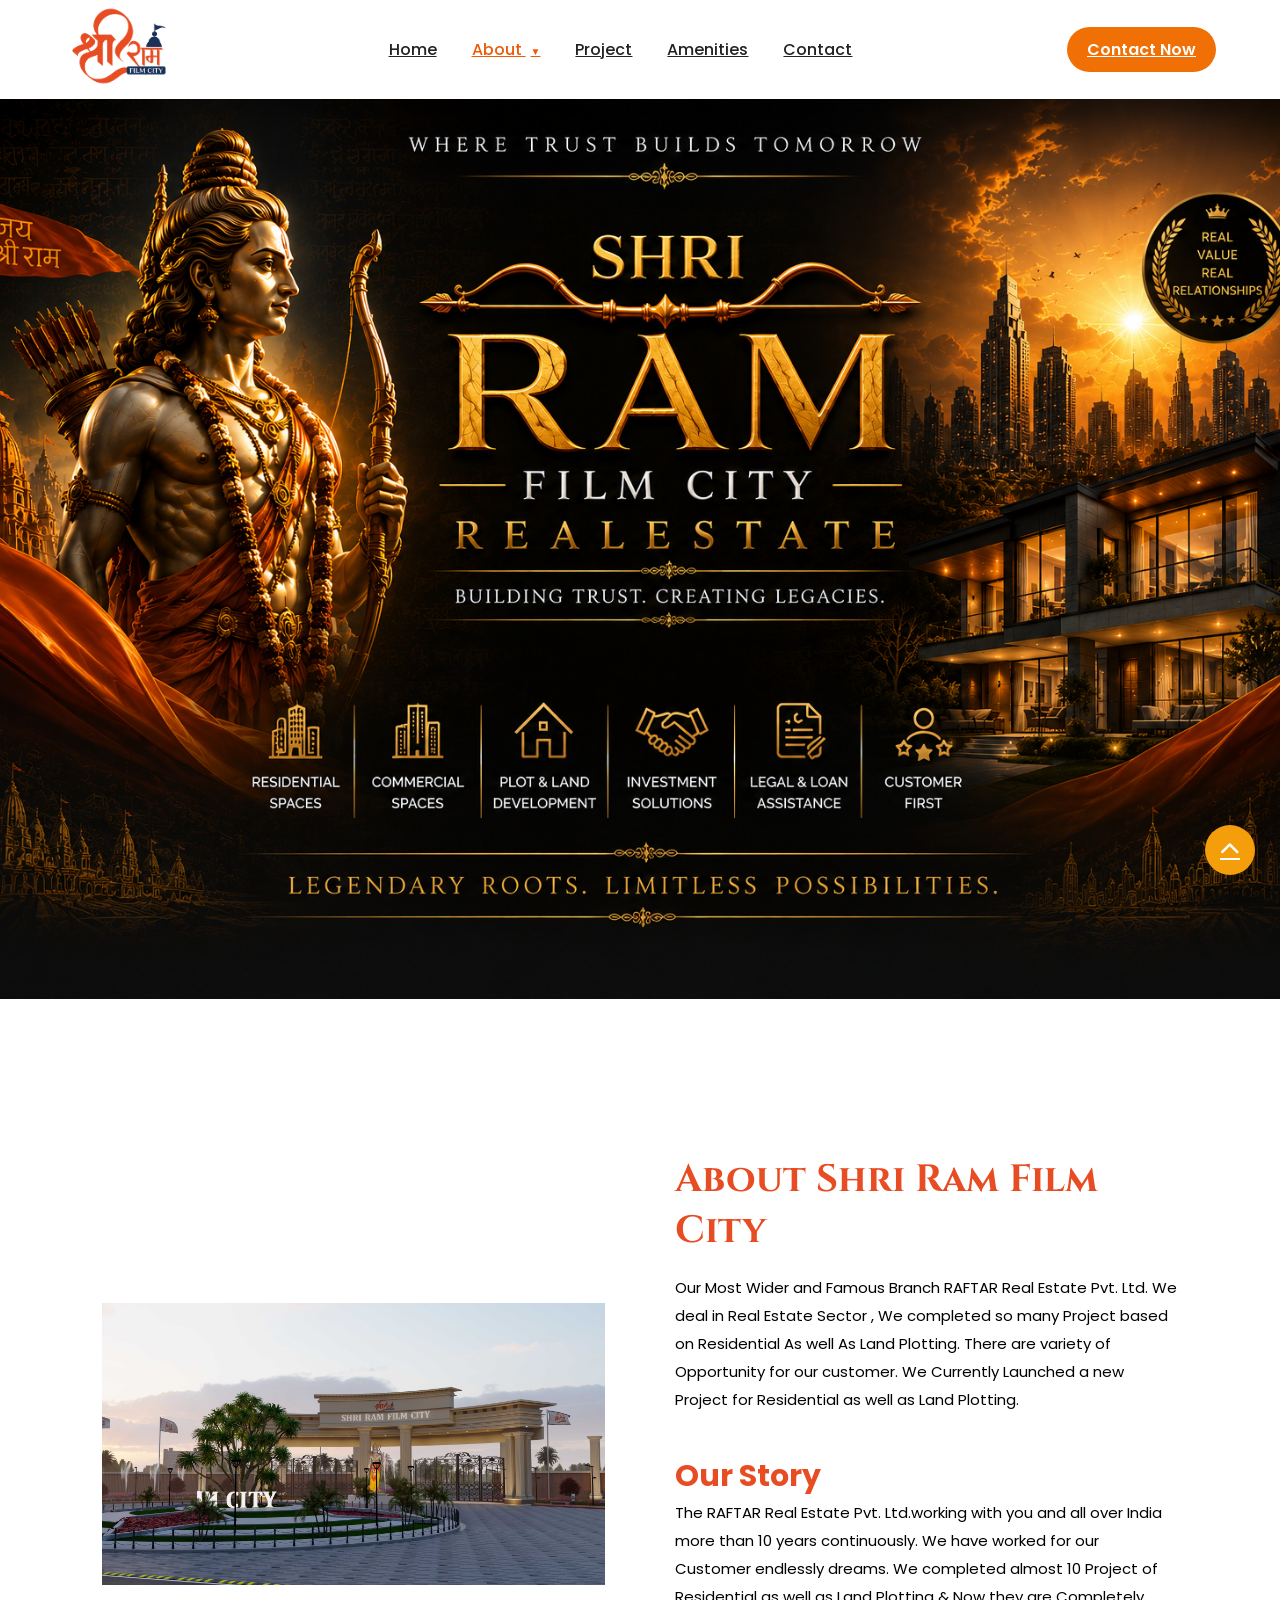
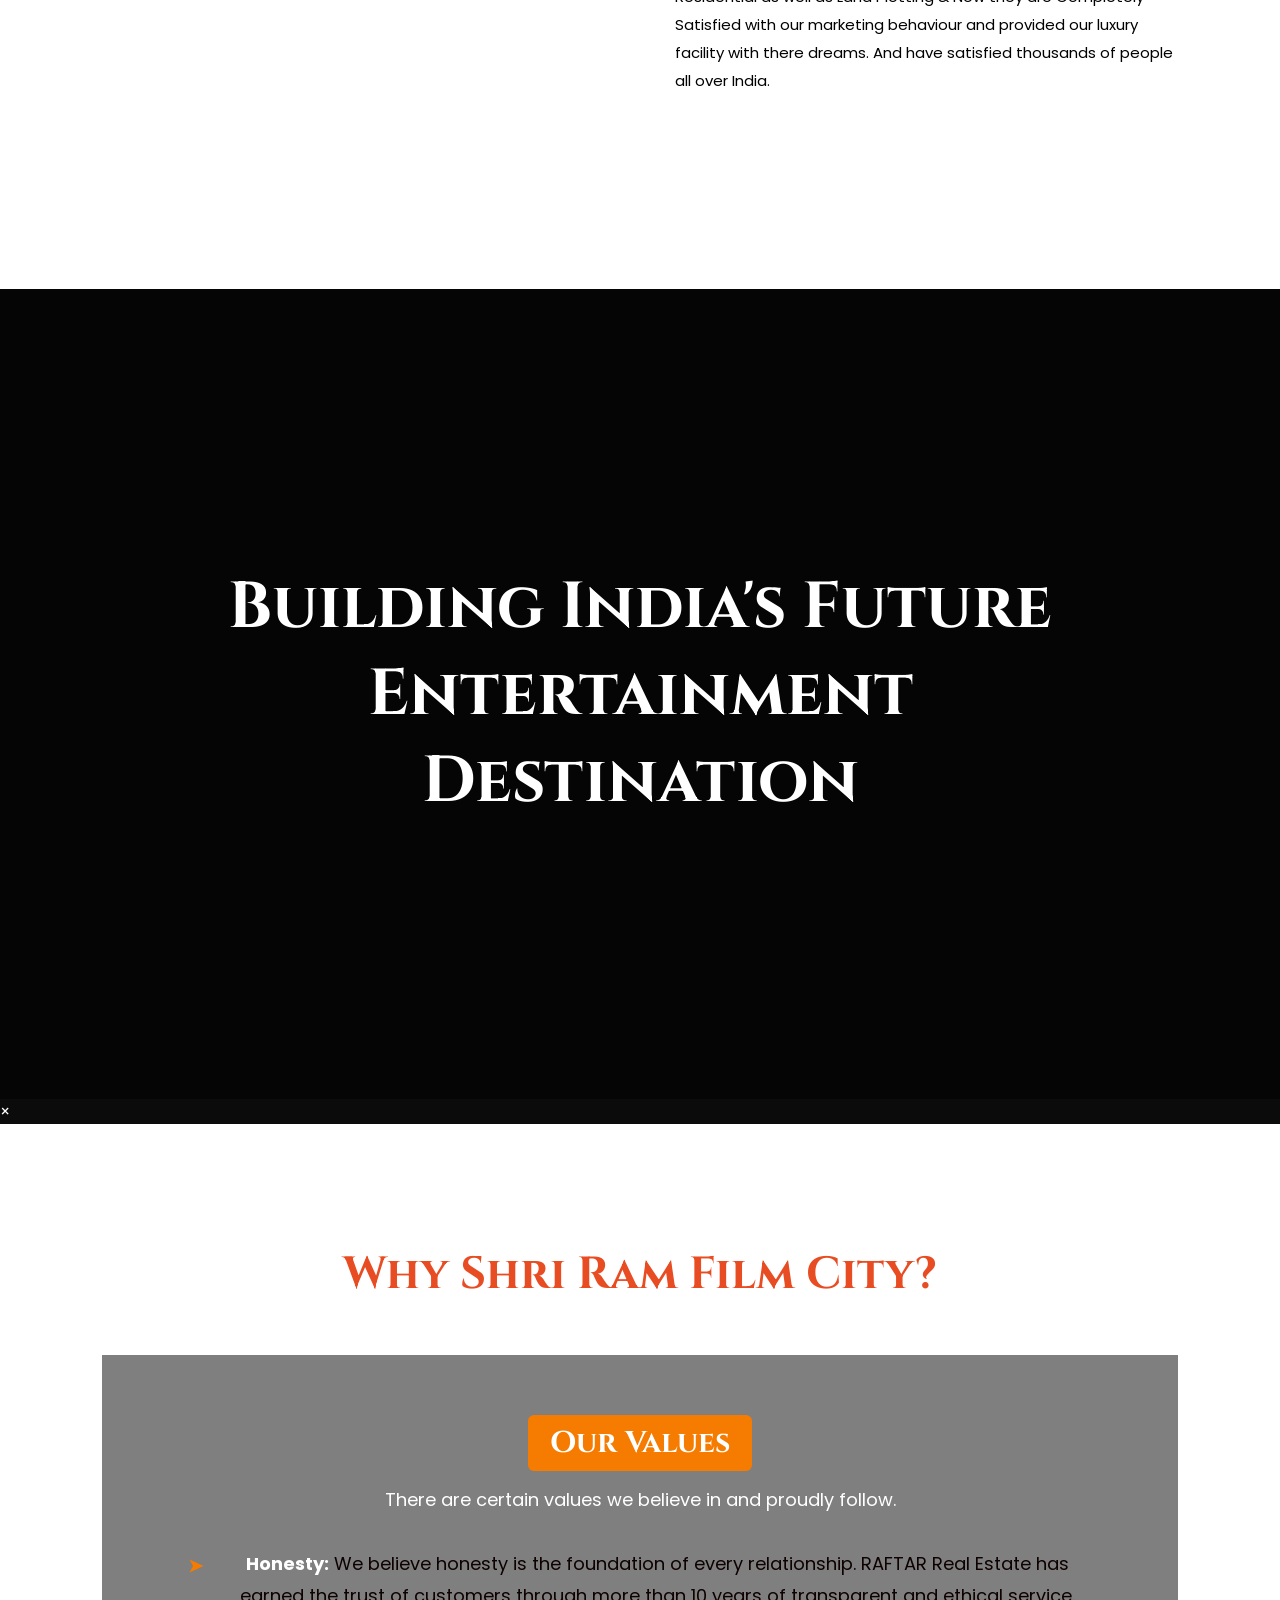
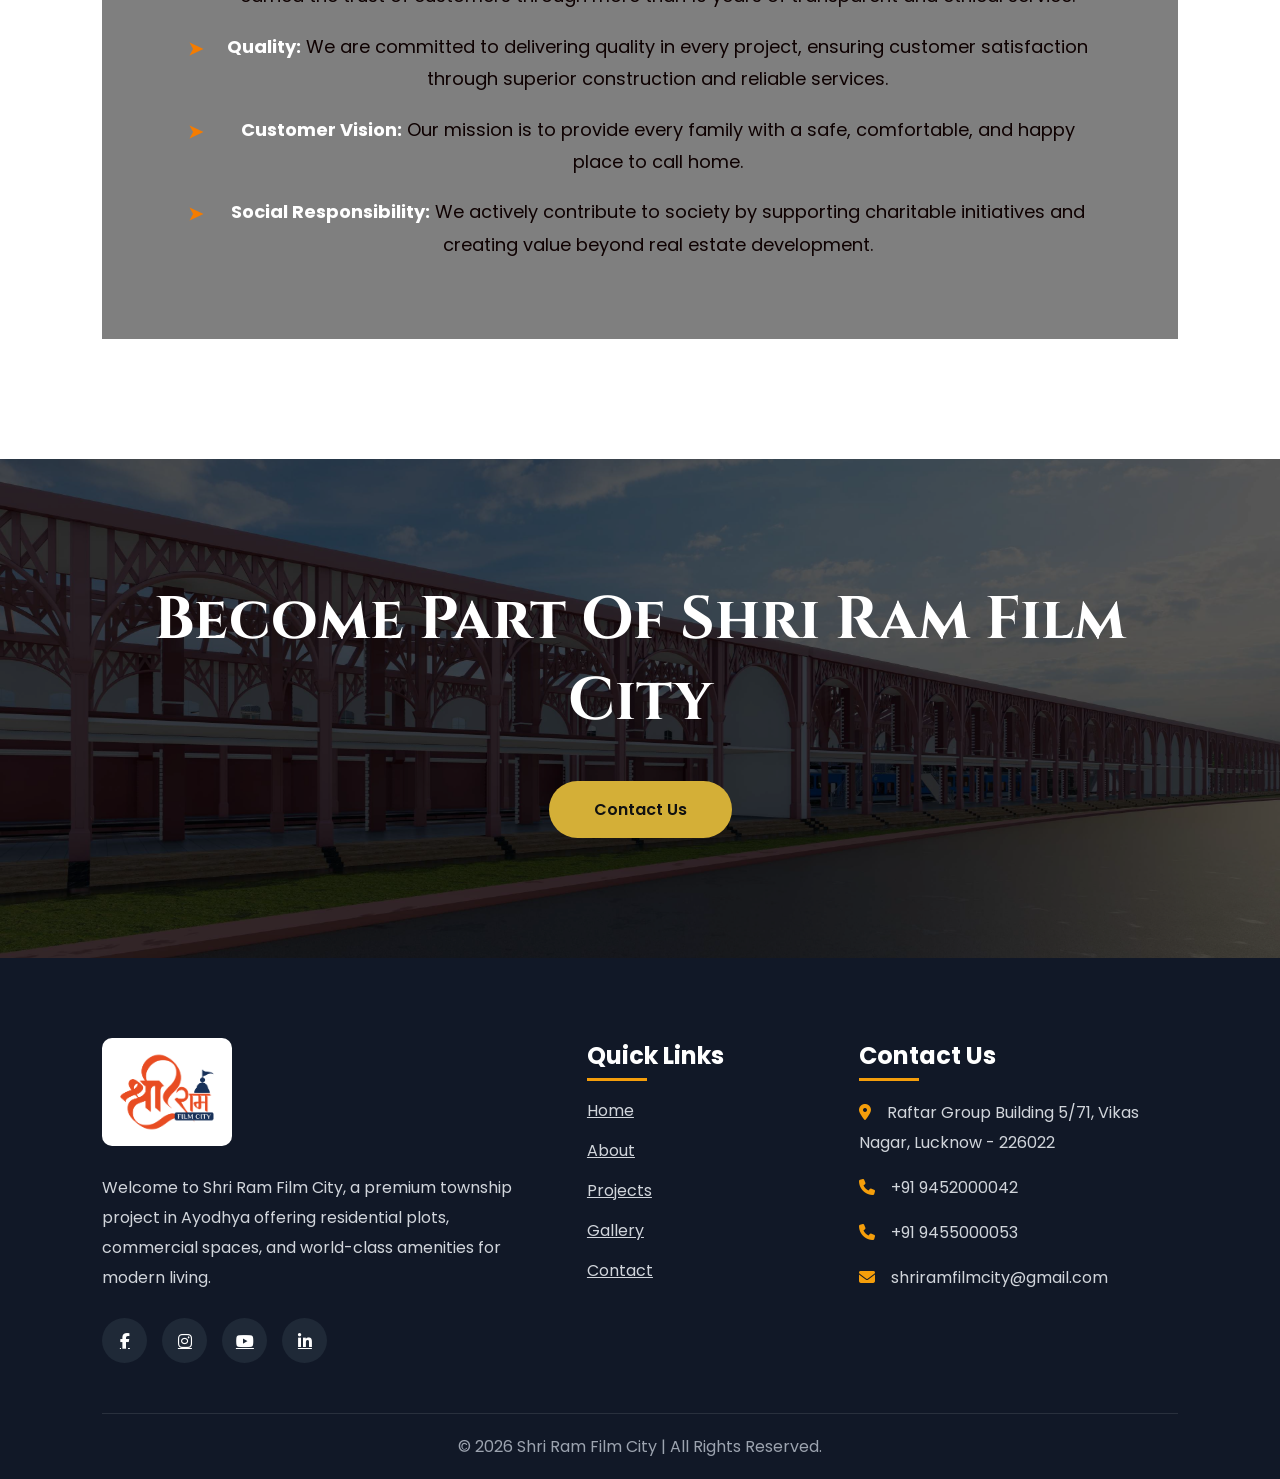
<file: about.html>
<!DOCTYPE html>
<html lang="en">

<head>

    <meta charset="UTF-8">
    <meta name="viewport" content="width=device-width, initial-scale=1.0">

    <title>About | Shri Ram Film City</title>

    <link rel="stylesheet" href="css/about.css">

    <link rel="preconnect" href="https://fonts.googleapis.com">
    <link rel="preconnect" href="https://fonts.gstatic.com" crossorigin>

    <link href="https://fonts.googleapis.com/css2?family=Cinzel:wght@400;500;600;700&family=Poppins:wght@300;400;500;600&display=swap" rel="stylesheet">
     <link rel="preconnect" href="https://fonts.googleapis.com">
<link rel="preconnect" href="https://fonts.gstatic.com" crossorigin>

<link href="https://fonts.googleapis.com/css2?family=Outfit:wght@300;400;500;600;700;800&display=swap" rel="stylesheet">
<link rel="stylesheet" href="https://cdnjs.cloudflare.com/ajax/libs/font-awesome/6.7.2/css/all.min.css">

</head>

<body>
    
<header class="header">

    <nav class="navbar">

        <!-- Logo -->

        <a href="index.html" class="logo">

            <img src="images/logo.png" alt="Shri Ram Film City">

        </a>

        <!-- Navigation -->

        <ul class="nav-links">

           <li><a href="index.html" >Home</a></li>

           <li class="dropdown">

              <a href="javascript:void(0);" class="dropdown-toggle active">
                  About <span>▼</span>
              </a>

              <ul class="dropdown-menu">

                  <li><a href="about.html">About Us</a></li>
          
                 <li><a href="overview.html">Company Overview</a></li>

              </ul>

          </li>

            <li><a href="Project.html">Project</a></li>

            <li><a href="Aminities.html">Amenities</a></li>

            <li><a href="contact.html">Contact</a></li>

        </ul>

        <!-- Book Button -->

        <a href="booking.html" class="book-btn">

            Contact Now

        </a>

        <!-- Mobile Menu -->

        <div class="menu-btn">

            ☰

        </div>

    </nav>

</header>


    <!-- HERO -->

    <section class="about-hero">

        <div class="overlay"></div>

        <div class="hero-content">

        </div>

    </section>


    <!-- ABOUT -->

    <section class="about">

        <div class="left">

            <img src="images/img2.jpg" alt="">

        </div>

      <div class="right">

        <h2>About Shri Ram Film City</h2>

           <p>
            Our Most Wider and Famous Branch RAFTAR Real Estate Pvt. Ltd. We deal in Real Estate Sector , We completed so many Project based on Residential As well As Land Plotting. There are variety of Opportunity for our customer. We Currently Launched a new Project for Residential as well as Land Plotting.
            </p>
             <h3>Our Story</h3>

            <p>
           The RAFTAR Real Estate Pvt. Ltd.working with you and all over India more than 10 years continuously. We have worked for our Customer endlessly dreams. We completed almost 10 Project of Residential as well as Land Plotting & Now they are Completely Satisfied with our marketing behaviour and provided our luxury facility with there dreams. And have satisfied thousands of people all over India.
            </p>

</div>

    </section>


    <!-- PARALLAX -->

    <section class="parallax">

        <div class="content">

            <h2>Building India's Future Entertainment Destination</h2>

        </div>

    </section>


    <!-- IMAGE GRID -->


<!-- Lightbox -->
<div id="lightbox" class="lightbox" onclick="closeImage()">
    <span class="close">&times;</span>
    <img id="lightbox-img">
</div>


    <!-- WHY -->

    <section class="why">

        <h2>Why Shri Ram Film City?</h2>

        <section class="values">

    <h2>Our Values</h2>

    <p class="subtitle">
        There are certain values we believe in and proudly follow.
    </p>

    <ul class="values-list">

        <li>
            <strong>Honesty:</strong> We believe honesty is the foundation of every relationship. RAFTAR Real Estate has earned the trust of customers through more than 10 years of transparent and ethical service.
        </li>

        <li>
            <strong>Quality:</strong> We are committed to delivering quality in every project, ensuring customer satisfaction through superior construction and reliable services.
        </li>

        <li>
            <strong>Customer Vision:</strong> Our mission is to provide every family with a safe, comfortable, and happy place to call home.
        </li>

        <li>
            <strong>Social Responsibility:</strong> We actively contribute to society by supporting charitable initiatives and creating value beyond real estate development.
        </li>

    </ul>

</section>

    </section>



    <!-- CTA -->

    <section class="cta">

        <h2>Become Part Of Shri Ram Film City</h2>

        <a href="contact.html">Contact Us</a>

    </section>
    
<!--=========================
        FOOTER
==========================-->

<footer class="footer">

    <div class="footer-container">

        <!-- Company -->

        <div class="footer-col">

            <img src="images/logo.png" class="footer-logo" alt="Logo">

            <p>
                Welcome to Shri Ram Film City, a premium township project
                in Ayodhya offering residential plots, commercial spaces,
                and world-class amenities for modern living.
            </p>

            <div class="social-links">

                <a href="#"><i class="fab fa-facebook-f"></i></a>

                <a href="#"><i class="fab fa-instagram"></i></a>

                <a href="#"><i class="fab fa-youtube"></i></a>

                <a href="#"><i class="fab fa-linkedin-in"></i></a>

            </div>

        </div>

        <!-- Quick Links -->

        <div class="footer-col">

            <h3>Quick Links</h3>

            <ul>

                <li><a href="index.html">Home</a></li>

                <li><a href="about.html">About</a></li>

                <li><a href="projects.html">Projects</a></li>

                <li><a href="gallery.html">Gallery</a></li>

                <li><a href="contact.html">Contact</a></li>

            </ul>

        </div>

        <!-- Contact -->

        <div class="footer-col">

            <h3>Contact Us</h3>

            <p>
                <i class="fas fa-map-marker-alt"></i>

                Raftar Group Building 5/71,
                Vikas Nagar,
                Lucknow - 226022

            </p>

            <p>

                <i class="fas fa-phone"></i>

                +91 9452000042

            </p>

            <p>

                <i class="fas fa-phone"></i>

                +91 9455000053

            </p>

            <p>

                <i class="fas fa-envelope"></i>

                shriramfilmcity@gmail.com

            </p>

        </div>

    </div>

    <div class="footer-bottom">

        <p>

            © 2026 Shri Ram Film City | All Rights Reserved.

        </p>

    </div>

</footer>

<a href="#" class="scroll-top">

    <i class="fas fa-chevron-up"></i>

</a>

<script src="js/about.js"></script>
</body>

</html>
</file>
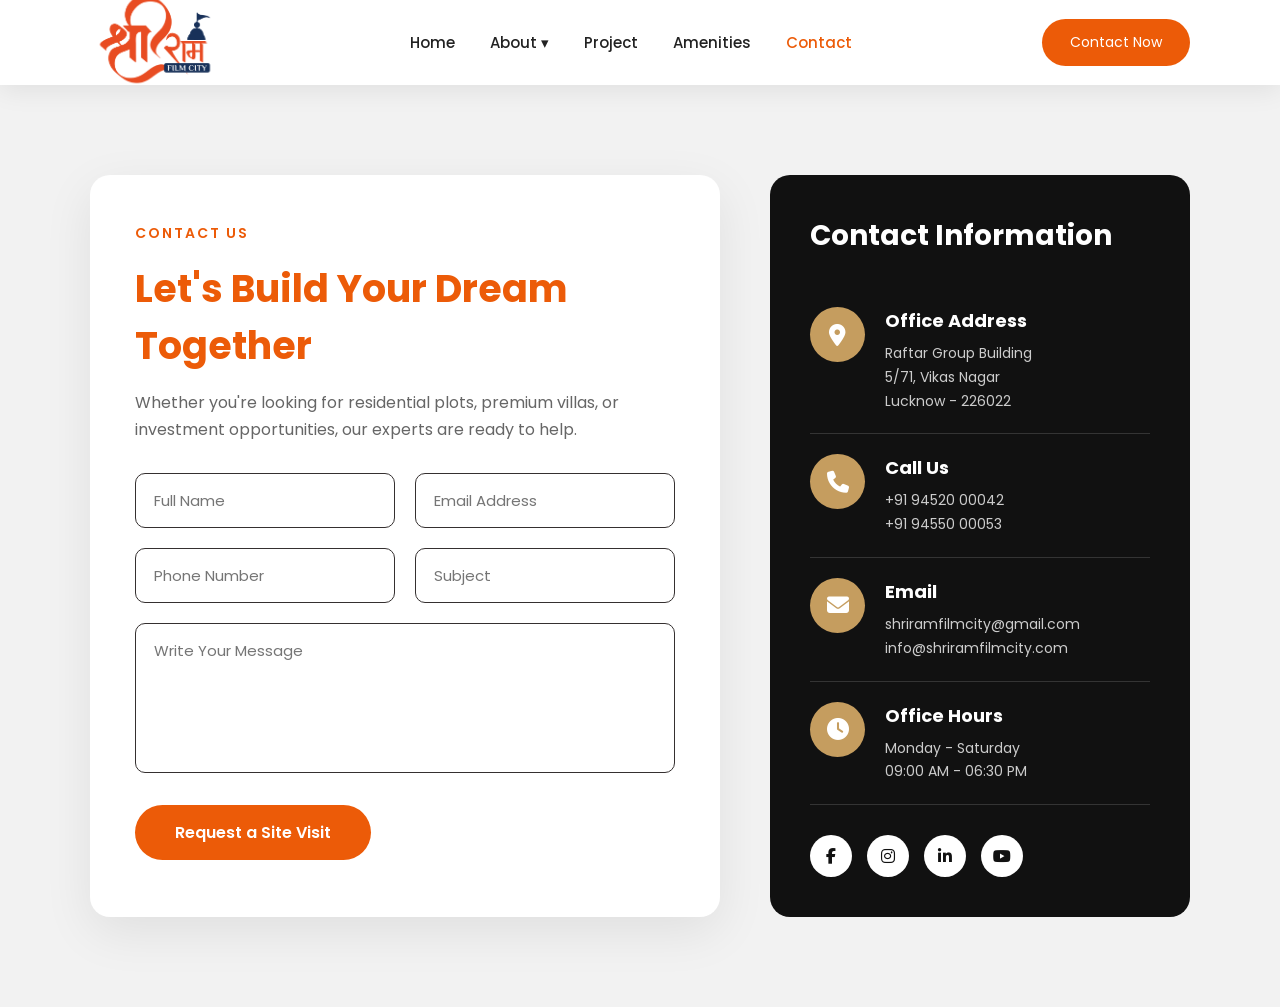
<file: contact.html>
<!DOCTYPE html>
<html lang="en">
<head>
    <meta charset="UTF-8">
    <meta name="viewport" content="width=device-width, initial-scale=1.0">
    <link rel="stylesheet" href="css/contact.css">
    <title>Document</title>
    <link rel="stylesheet" href="https://cdnjs.cloudflare.com/ajax/libs/font-awesome/6.5.2/css/all.min.css">
</head>
<body>

    <!--=========================
HEADER
==========================-->

<header class="header">

    <nav class="navbar">

        <!-- Logo -->
        <a href="index.html" class="logo">
            <img src="./images/logo.png" alt="Shri Ram Film City">
        </a>

        <!-- Navigation -->
        <ul class="nav-links">

            <li>
                <a href="index.html">Home</a>
            </li>

            <!-- About Dropdown -->
            <li class="dropdown">

                <a href="about.html">
                    About ▾
                </a>

                <ul class="dropdown-menu">

                    <li>
                        <a href="about.html">About Us</a>
                    </li>

                    <li>
                        <a href="overview.html">Company Overview</a>
                    </li>

                </ul>

            </li>

            <li>
                <a href="Project.html">Project</a>
            </li>

            <li>
                <a href="Aminities.html">Amenities</a>
            </li>

            <li>
                <a href="contact.html" class="active">Contact</a>
            </li>

        </ul>

        <!-- Button -->
        <a href="contact.html" class="book-btn">
            Contact Now
        </a>

        <!-- Mobile Menu -->
        <div class="menu-btn">
            ☰
        </div>

    </nav>

</header>
    <section class="contact-section">

    <div class="contact-container">

        <!-- Left -->

        <div class="contact-form">

            <span class="sub-title">CONTACT US</span>

            <h2>Let's Build Your Dream Together</h2>

            <p>
                Whether you're looking for residential plots, premium villas,
                or investment opportunities, our experts are ready to help.
            </p>

            <form>

                <div class="input-row">

                    <input type="text" placeholder="Full Name" required>

                    <input type="email" placeholder="Email Address" required>

                </div>

                <div class="input-row">

                    <input type="text" placeholder="Phone Number">

                    <input type="text" placeholder="Subject">

                </div>

                <textarea placeholder="Write Your Message"></textarea>

                <button type="submit">
                    Request a Site Visit
                </button>

            </form>

        </div>


        <!-- Right -->

        <div class="contact-info">

            <h3>Contact Information</h3>

            <div class="info-box">

                <div class="icon">
                    <i class="fa-solid fa-location-dot"></i>
                </div>

                <div>
                    <h4>Office Address</h4>

                    <p>
                        Raftar Group Building<br>
                        5/71, Vikas Nagar<br>
                        Lucknow - 226022
                    </p>

                </div>

            </div>

            <div class="info-box">

                <div class="icon">
                    <i class="fa-solid fa-phone"></i>
                </div>

                <div>

                    <h4>Call Us</h4>

                    <p>+91 94520 00042</p>

                    <p>+91 94550 00053</p>

                </div>

            </div>

            <div class="info-box">

                <div class="icon">
                    <i class="fa-solid fa-envelope"></i>
                </div>

                <div>

                    <h4>Email</h4>

                    <p>shriramfilmcity@gmail.com</p>

                    <p>info@shriramfilmcity.com</p>

                </div>

            </div>

            <div class="info-box">

                <div class="icon">
                    <i class="fa-solid fa-clock"></i>
                </div>

                <div>

                    <h4>Office Hours</h4>

                    <p>Monday - Saturday</p>

                    <p>09:00 AM - 06:30 PM</p>

                </div>

            </div>

            <div class="social">

                <a href="#"><i class="fab fa-facebook-f"></i></a>

                <a href="#"><i class="fab fa-instagram"></i></a>

                <a href="#"><i class="fab fa-linkedin-in"></i></a>

                <a href="#"><i class="fab fa-youtube"></i></a>

            </div>

        </div>

    </div>
<script src="js/contact.js"></script>
</section>
</body>
</html>
</file>
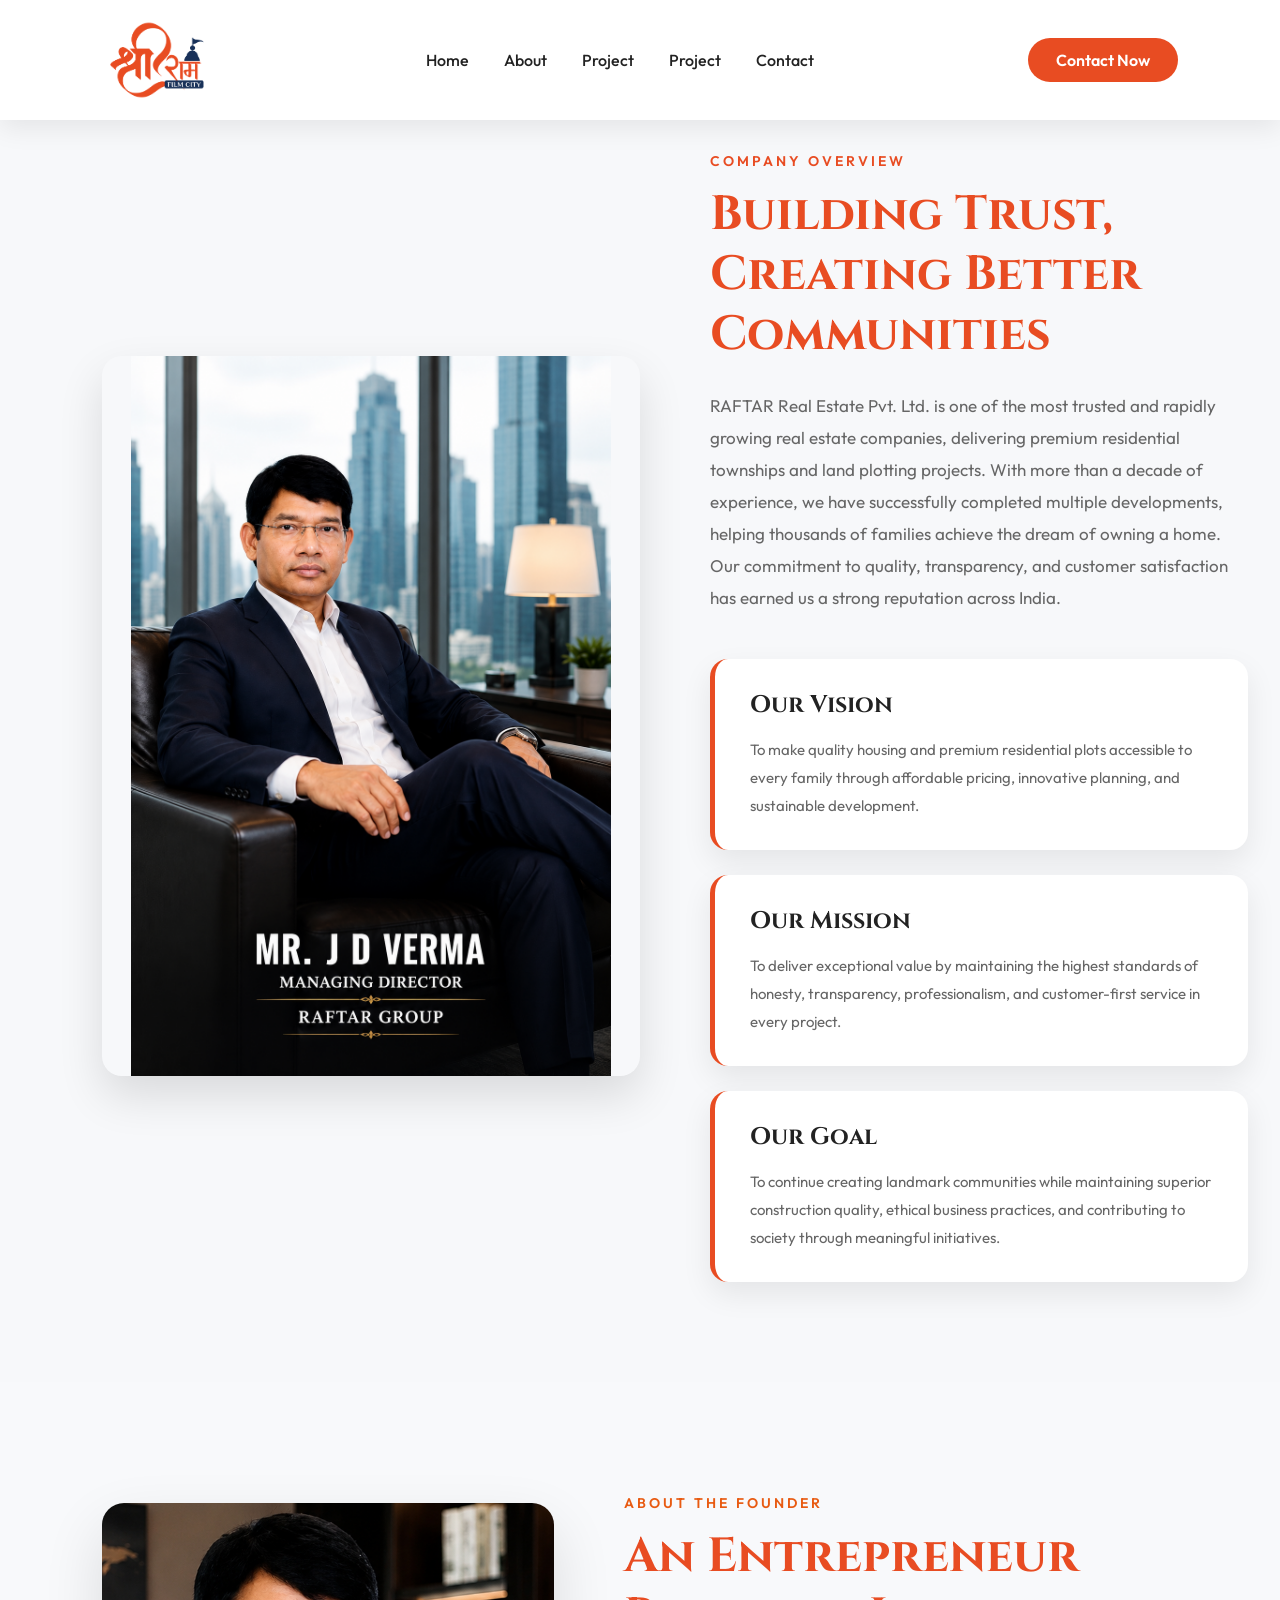
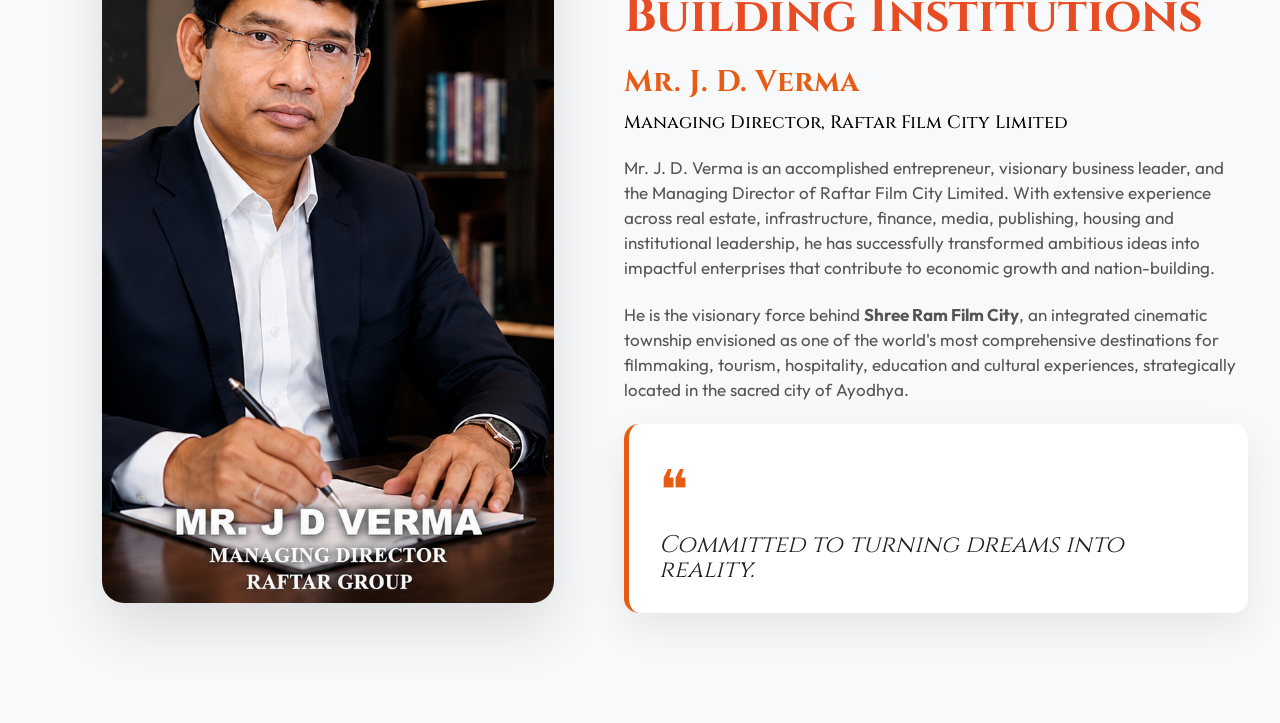
<file: overview.html>
<!DOCTYPE html>
<html lang="en">
<head>
    <meta charset="UTF-8">
    <meta name="viewport" content="width=device-width, initial-scale=1.0">
    <title>Document</title>
    <link href="https://fonts.googleapis.com/css2?family=Cinzel:wght@400;500;600;700&family=Poppins:wght@300;400;500;600&display=swap" rel="stylesheet">
    <link rel="stylesheet" href="css/overview.css">
    <link href="https://fonts.googleapis.com/css2?family=Outfit:wght@300;400;500;600;700;800&display=swap" rel="stylesheet">

</head>
<body>
      <header class="header">

    <nav class="navbar">

        <a href="index.html" class="logo">
            <img src="images/logo.png" alt="Logo">
        </a>

        <ul class="nav-links">

            <li><a href="index.html">Home</a></li>

           <li><a href="about.html">About</a></li>

            <li><a href="Project.html">Project</a></li>

            <li><a href="Project.html">Project</a></li>


            <li><a href="contact.html">Contact</a></li>

        </ul>

        <a href="contact.html" class="book-btn">Contact Now</a>

        <div class="menu-btn">
            &#9776;
        </div>

    </nav>

</header>
    <section class="company-overview">

    <div class="company-image">

        <img src="images/dir2.png" alt="Raftar Real Estate">

    </div>

    <div class="company-content">

        <span class="section-tag">COMPANY OVERVIEW</span>

        <h2>Building Trust, Creating Better Communities</h2>

        <p class="company-text">
            RAFTAR Real Estate Pvt. Ltd. is one of the most trusted and rapidly
            growing real estate companies, delivering premium residential
            townships and land plotting projects. With more than a decade of
            experience, we have successfully completed multiple developments,
            helping thousands of families achieve the dream of owning a home.
            Our commitment to quality, transparency, and customer satisfaction
            has earned us a strong reputation across India.
        </p>

        <div class="company-cards">

            <div class="company-card">
                <h3>Our Vision</h3>
                <p>
                    To make quality housing and premium residential plots
                    accessible to every family through affordable pricing,
                    innovative planning, and sustainable development.
                </p>
            </div>

            <div class="company-card">
                <h3>Our Mission</h3>
                <p>
                    To deliver exceptional value by maintaining the highest
                    standards of honesty, transparency, professionalism, and
                    customer-first service in every project.
                </p>
            </div>

            <div class="company-card">
                <h3>Our Goal</h3>
                <p>
                    To continue creating landmark communities while maintaining
                    superior construction quality, ethical business practices,
                    and contributing to society through meaningful initiatives.
                </p>
            </div>

        </div>

    </div>

</section>
<section class="founder-section">

    <div class="founder-container">

        <!-- Left Image -->

        <div class="founder-image">

            <img src="assets/images/Director2.png" alt="Mr. J. D. Verma">

        </div>

        <!-- Right Content -->

        <div class="founder-content">

            <span class="founder-tag">
                ABOUT THE FOUNDER
            </span>

            <h2>
                An Entrepreneur <br>
                Building Institutions
            </h2>

            <h3>
                Mr. J. D. Verma
            </h3>

            <h4>
                Managing Director, Raftar Film City Limited
            </h4>

            <p>
                Mr. J. D. Verma is an accomplished entrepreneur, visionary
                business leader, and the Managing Director of Raftar Film
                City Limited. With extensive experience across real estate,
                infrastructure, finance, media, publishing, housing and
                institutional leadership, he has successfully transformed
                ambitious ideas into impactful enterprises that contribute
                to economic growth and nation-building.
            </p>

            <p>
                He is the visionary force behind <strong>Shree Ram Film City</strong>,
                an integrated cinematic township envisioned as one of the
                world's most comprehensive destinations for filmmaking,
                tourism, hospitality, education and cultural experiences,
                strategically located in the sacred city of Ayodhya.
            </p>

            <div class="founder-quote">

                <span>❝</span>

                <p>
                    Committed to turning dreams into reality.
                </p>

            </div>

        </div>

    </div>
<script src="js/overview.js"></script>
</section>
</body>
</html>
</file>
<file: css/about.css>
/* ===========================
   Google Font
=========================== */

*{
    margin:0;
    padding:0;
    box-sizing:border-box;
}

html{
    scroll-behavior:smooth;
}

body{
    font-family:'Poppins',sans-serif;
    background:#0b0b0b;
    color:#fff;
    overflow-x:hidden;
}

.navbar{

    width:100%;

    display:flex;

    justify-content:space-between;

    align-items:center;

    padding:2px 5%;

    background:#fff;

    box-shadow:0 5px 20px rgba(0,0,0,.08);

    transition:all .4s ease;

}

.logo img{

     width:110px;

    transition:.4s;

}

.nav-links{

    display:flex;

    align-items:center;

    gap:35px;

}

.nav-links li{

    list-style:none;

}

.nav-links a{

    color:#222;

    font-size:16px;

    font-weight:500;

    transition:.3s;

}

.nav-links a:hover{

    color:#ec5b08;

}

.nav-links a.active{

    color:#ec5b08;

}

/* Book Button */

.book-btn{

    background:#f17006;

    color:#fff;

    padding:10px 20px;

    border-radius:40px;

    transition:.3s;

    font-weight:600;

}

.book-btn:hover{

    background:#084298;

}

/* Menu */

.menu-btn{

    display:none;

    font-size:30px;

    cursor:pointer;

}

/* Dropdown */

.dropdown{
    position:relative;
}

.dropdown > a span{
    font-size:10px;
    margin-left:5px;
}

.dropdown-menu{

    position:absolute;

    top:120%;
    left:0;

    width:220px;

    background:#fff;

    border-radius:10px;

    box-shadow:0 10px 30px rgba(0,0,0,.12);

    list-style:none;

    opacity:0;
    visibility:hidden;

    transform:translateY(15px);

    transition:.35s;

    z-index:999;

}

.dropdown:hover .dropdown-menu{

    opacity:1;
    visibility:visible;
    transform:translateY(0);

}

.dropdown-menu li{

    border-bottom:1px solid #eee;

}

.dropdown-menu li:last-child{

    border-bottom:none;

}

.dropdown-menu a{

    display:block;

    padding:14px 20px;

    color:#222 !important;

    font-size:15px;

    transition:.3s;

}

.dropdown-menu a:hover{

    background:#ec5b08;

    color:#fff !important;

    padding-left:28px;

}
/* ===========================
   HERO
=========================== */

.about-hero{
    width:100%;
    height:100vh;
    background:url("../images/about2.png") center center/cover no-repeat;
    background-position: center 30%;
    display:flex;
    justify-content:center;
    align-items:center;
}



.hero-content h1{
    font-size:70px;
    font-family:'Cinzel',serif;
    letter-spacing:3px;
    color: #E84C22;
    animation:fadeDown 1.2s;
}

.hero-content p{
    font-size:22px;
    color:#ddd;
    animation:fadeUp 1.2s;
}
.right h3{
    font-size: 30px;
    color: #E84C22;
}

/* ===========================
   ABOUT
=========================== */

.about{
    width:100%;
    padding:120px 8%;
    display:flex;
    justify-content:space-between;
    align-items:center;
    gap:70px;
    background-color:#fff;
}
.left{
    flex:1;
    height:650px;
    border-radius:20px;
    overflow:hidden;
}

.left img{
    width:100%;
    height:100%;
    object-fit:contain;
    display:block;
    transition:.8s;
}

.left:hover img{
    transform:scale(1.1);
}

.right{
    flex:1;
}

.right h2{
    font-size:38px;
    color:#E84C22;
    margin-bottom:18px;
    font-family:'Cinzel',serif;
}

.right p{
    line-height:28px;
    color:black;
    font-size:15px;
    margin-bottom:40px;
}

/* ===========================
   PARALLAX
=========================== */

.parallax{
    height:90vh;
    background:url("../images/about.jpg") center/cover fixed;
    display:flex;
    justify-content:center;
    align-items:center;
    position:relative;
}

.parallax::before{
    content:"";
    position:absolute;
    inset:0;
    background:rgba(0,0,0,.55);
}

.parallax .content{
    position:relative;
    z-index:2;
    text-align:center;
}

.parallax h2{
    font-size:65px;
    font-family:'Cinzel',serif;
    max-width:900px;
}

/* ===========================
   WHY CHOOSE US
=========================== */

.why{
    width:100%;
    padding:120px 8%;
    background:#fff;
    text-align:center;
}

.why h2{
    font-size:45px;
    font-family:'Cinzel',serif;
    color:#E84C22;
    margin-bottom:50px;
}
.values{
    width:100%;
    padding:60px 8%;
    background:rgba(0,0,0,0.5);
}

.values h2{
    display:inline-block;
    font-size:30px;
    color:#fff;
    background:#f57c00;
    padding:8px 22px;
    border-radius:6px;
    margin-bottom:15px;
    font-family:"Cinzel",serif;
}

.subtitle{
    color:#fff;
    font-size:18px;
    margin-bottom:35px;
}

.values-list{
    list-style:none;
}

.values-list li{
    position:relative;
    padding-left:35px;
    margin-bottom:18px;
    font-size:18px;
    color:#0e0101;
    line-height:1.8;
}

.values-list li::before{
    content:"➤";
    position:absolute;
    left:0;
    top:2px;
    color:#f57c00;
    font-size:18px;
    font-weight:bold;
}

.values-list strong{
    color:#fff;
}

/* ===========================
   CTA
=========================== */

.cta{
    width:100%;
    padding:120px 8%;
    text-align:center;
    background:url("../images/hero.jpg.jpg") center/cover no-repeat;
    position:relative;
}

.cta::before{
    content:"";
    position:absolute;
    inset:0;
    background:rgba(0,0,0,.65);
}

.cta h2,
.cta a{
    position:relative;
    z-index:2;
}

.cta h2{
    font-size:60px;
    font-family:'Cinzel',serif;
    margin-bottom:40px;
}

.cta a{
    display:inline-block;
    padding:16px 45px;
    background:#d4af37;
    color:#111;
    text-decoration:none;
    border-radius:50px;
    font-weight:600;
    transition:.4s;
}

.cta a:hover{
    background:#fff;
    transform:translateY(-5px);
}

/* ===========================
   ANIMATIONS
=========================== */

@keyframes fadeDown{

    from{
        opacity:0;
        transform:translateY(-60px);
    }

    to{
        opacity:1;
        transform:translateY(0);
    }

}

@keyframes fadeUp{

    from{
        opacity:0;
        transform:translateY(60px);
    }

    to{
        opacity:1;
        transform:translateY(0);
    }

}

/* ===========================
   RESPONSIVE
=========================== */
@media (max-width:992px){

.menu-btn{
    display:block;
    font-size:30px;
    cursor:pointer;
    color:#222;
}

.nav-links{
    position:absolute;
    top:100%;
    left:0;
    width:100%;
    background:#fff;
    display:none;
    flex-direction:column;
    box-shadow:0 10px 25px rgba(0,0,0,.15);
}

.nav-links.active{
    display:flex;
}

.nav-links li{
    width:100%;
}

.nav-links a{
    display:block;
    padding:18px 20px;
    border-bottom:1px solid #eee;
}

.book-btn{
    display:none;
}

}



@media(max-width:992px){

.about{
    flex-direction:column;
}

.grid{
    grid-template-columns:repeat(2,1fr);
}

.cards{
    grid-template-columns:repeat(2,1fr);
}

.counter{
    grid-template-columns:repeat(2,1fr);
}

.hero-content h1{
    font-size:50px;
}

.parallax h2{
    font-size:42px;
}

.cta h2{
    font-size:42px;
}

}

@media(max-width:768px){

.hero-content h1{
    font-size:38px;
}

.hero-content p{
    font-size:18px;
}

.right h2,
.why h2{
    font-size:38px;
}

.feature-box{
    grid-template-columns:1fr;
}

.grid{
    grid-template-columns:1fr;
}

.cards{
    grid-template-columns:1fr;
}

.counter{
    grid-template-columns:1fr;
}

.parallax{
    background-attachment:scroll;
}

.parallax h2{
    font-size:30px;
}

.cta h2{
    font-size:34px;
}

}
/*=========================
        FOOTER
==========================*/

.footer{

    background:#111827;

    color:#fff;

    padding:80px 8% 20px;

}

.footer-container{

    display:grid;

    grid-template-columns:2fr 1fr 1.5fr;

    gap:60px;

}

.footer-logo{

    width:130px;

    margin-bottom:20px;

    background:#fff;

    padding:10px;

    border-radius:10px;

}

.footer-col p{

    color:#d1d5db;

    line-height:30px;

    margin-bottom:15px;

}

.footer-col h3{

    margin-bottom:25px;

    font-size:24px;

    position:relative;

}

.footer-col h3::after{

    content:"";

    position:absolute;

    left:0;

    bottom:-8px;

    width:60px;

    height:3px;

    background:#f59e0b;

}

.footer-col ul{

    list-style:none;

}

.footer-col ul li{

    margin-bottom:15px;

}

.footer-col ul li a{

    color:#d1d5db;

    transition:.3s;

}

.footer-col ul li a:hover{

    color:#f59e0b;

    padding-left:8px;

}

.footer-col p i{

    color:#f59e0b;

    margin-right:12px;

}

.social-links{

    display:flex;

    gap:15px;

    margin-top:25px;

}

.social-links a{

    width:45px;

    height:45px;

    background:#1f2937;

    border-radius:50%;

    display:flex;

    justify-content:center;

    align-items:center;

    color:#fff;

    transition:.3s;

}

.social-links a:hover{

    background:#f59e0b;

    transform:translateY(-5px);

}

.footer-bottom{

    border-top:1px solid rgba(255,255,255,.1);

    margin-top:50px;

    padding-top:20px;

    text-align:center;

}

.footer-bottom p{

    color:#9ca3af;

}

.scroll-top{

    position:fixed;

    right:25px;

    bottom:25px;

    width:50px;

    height:50px;

    background:#f59e0b;

    color:#fff;

    display:flex;

    justify-content:center;

    align-items:center;

    border-radius:50%;

    font-size:20px;

    transition:.3s;

}

.scroll-top:hover{

    background:#d97706;

    transform:translateY(-5px);

}
/*====================================
RESPONSIVE
====================================*/

/* Laptop */
@media (max-width:992px){

.navbar{
    padding:12px 5%;
    position:relative;
}

.logo img{
    width:90px;
}

.menu-btn{
    display:block;
    color:#222;
    font-size:30px;
    cursor:pointer;
}

.book-btn{
    display:none;
}

.nav-links{
    position:absolute;
    top:100%;
    left:0;
    width:100%;
    background:#fff;
    flex-direction:column;
    display:none;
    gap:0;
    box-shadow:0 10px 25px rgba(0,0,0,.15);
    z-index:999;
}

.nav-links.active{
    display:flex;
}

.nav-links li{
    width:100%;
}

.nav-links a{
    display:block;
    padding:18px 20px;
    border-bottom:1px solid #eee;
    color:#222;
}

/* Disable dropdown hover on mobile */

.dropdown:hover .dropdown-menu{
   background-color: white;
   color: black;
}

.dropdown-menu{
    position:static;
    width:100%;
    opacity:1;
    visibility:visible;
    display:none;
    box-shadow:none;
    border-radius:0;
}

.dropdown.active .dropdown-menu{
    display:block;
}

.about{
    flex-direction:column;
    gap:40px;
    padding:80px 5%;
}

.left{
    width:100%;
    height:420px;
}

.right{
    width:100%;
}

.right h2{
    font-size:34px;
}

.parallax{
    background-attachment:scroll;
}

.parallax h2{
    font-size:42px;
}

.why{
    padding:80px 5%;
}

.values{
    padding:50px 5%;
}

.cta{
    padding:90px 5%;
}

.cta h2{
    font-size:42px;
}

.footer-container{
    grid-template-columns:1fr 1fr;
    gap:40px;
}

}

/* Tablet */

@media(max-width:768px){

.about-hero{
    height:70vh;
}

.hero-content h1{
    font-size:42px;
}

.hero-content p{
    font-size:18px;
}

.left{
    height:320px;
}

.left img{
    object-fit:cover;
}

.right h2{
    font-size:30px;
}

.right h3{
    font-size:24px;
}

.right p{
    font-size:15px;
    line-height:28px;
}

.parallax{
    height:60vh;
}

.parallax h2{
    font-size:30px;
    padding:0 20px;
}

.why h2{
    font-size:32px;
}

.values h2{
    font-size:24px;
}

.subtitle{
    font-size:16px;
}

.values-list li{
    font-size:16px;
    line-height:30px;
}

.cta h2{
    font-size:32px;
}

.cta a{
    padding:14px 35px;
}

.footer-container{
    grid-template-columns:1fr;
}

.footer{
    padding:60px 6% 20px;
}

.scroll-top{
    width:45px;
    height:45px;
}

}

/* Mobile */

@media(max-width:576px){

.logo img{
    width:80px;
}

.about-hero{
    height:55vh;
    background-position:center;
}

.hero-content h1{
    font-size:30px;
    line-height:40px;
}

.hero-content p{
    font-size:15px;
}

.about{
    padding:60px 20px;
}

.left{
    height:250px;
}

.right h2{
    font-size:26px;
}

.right h3{
    font-size:22px;
}

.right p{
    font-size:14px;
    line-height:26px;
}

.parallax{
    height:45vh;
}

.parallax h2{
    font-size:24px;
}

.why{
    padding:60px 20px;
}

.why h2{
    font-size:28px;
}

.values{
    padding:35px 20px;
}

.values h2{
    font-size:22px;
}

.subtitle{
    font-size:15px;
}

.values-list li{
    font-size:14px;
    padding-left:25px;
    line-height:26px;
}

.cta{
    padding:70px 20px;
}

.cta h2{
    font-size:26px;
    line-height:38px;
}

.cta a{
    padding:12px 28px;
    font-size:15px;
}

.footer{
    padding:50px 20px 20px;
}

.footer-logo{
    width:100px;
}

.footer-col h3{
    font-size:22px;
}

.footer-col p,
.footer-col a{
    font-size:14px;
}

.social-links{
    flex-wrap:wrap;
}

.scroll-top{
    width:42px;
    height:42px;
    right:15px;
    bottom:15px;
}

}
@media (max-width:992px){

.dropdown-menu{
    position: static;
    width: 100%;
    display: none;
    opacity: 1;
    visibility: visible;
    transform: none;
}

.dropdown.active .dropdown-menu{
    display: block;
}

}
</file>
<file: css/contact.css>
/* ===================================
   GOOGLE FONT
=================================== */

@import url('https://fonts.googleapis.com/css2?family=Poppins:wght@300;400;500;600;700&display=swap');


/* ===================================
   RESET
=================================== */

*{
    margin:0;
    padding:0;
    box-sizing:border-box;
    font-family:'Poppins',sans-serif;
}


body{

    background:#fff;

    color:#222;

}


a{

    text-decoration:none;

    color:inherit;

}


ul{

    list-style:none;

}





/* ===================================
        NAVBAR
=================================== */


.header{

    width:100%;

    position:sticky;

    top:0;

    z-index:999;

}


.navbar{

    width:100%;

    height:85px;

    padding:0 7%;


    display:flex;

    align-items:center;

    justify-content:space-between;


    background:white;


    box-shadow:
    0 5px 25px rgba(0,0,0,.08);

}



.logo img{

    width:130px;

}





.nav-links{

    display:flex;

    align-items:center;

    gap:35px;

}



.nav-links li{

    position:relative;

}



.nav-links a{

    font-size:15px;

    font-weight:500;

    color:#222;

    transition:.3s;

}



.nav-links a:hover,
.nav-links .active{

    color:#ec5b08;

}






/* DROPDOWN */


.dropdown-menu{

    position:absolute;

    top:35px;

    left:0;

    width:220px;

    background:white;

    padding:15px 0;

    border-radius:10px;


    box-shadow:
    0 15px 40px rgba(0,0,0,.15);


    opacity:0;

    visibility:hidden;

    transform:translateY(20px);

    transition:.4s;

}



.dropdown:hover .dropdown-menu{


    opacity:1;

    visibility:visible;

    transform:translateY(0);


}



.dropdown-menu li{

    padding:10px 20px;

}



.dropdown-menu li:hover{

    background:#faf5ed;

}




.book-btn{

    background:#ec5b08;

    color:white;

    padding:13px 28px;

    border-radius:30px;

    font-size:14px;

    transition:.4s;

}



.book-btn:hover{

    background:#111;

}







/* ===================================
        CONTACT SECTION
=================================== */


.contact-section{


    width:100%;


    padding:90px 7%;


    background:

    linear-gradient(
    rgba(0,0,0,.05),
    rgba(0,0,0,.05)
    );

}



.contact-container{


    display:grid;


    grid-template-columns:1.2fr .8fr;


    gap:50px;


    max-width:1300px;


    margin:auto;


}






/* ===================================
        CONTACT FORM
=================================== */


.contact-form{


    background:white;


    padding:45px;


    border-radius:20px;


    box-shadow:

    0 15px 50px rgba(0,0,0,.08);


}



.sub-title{


    color:#ec5b08;

    font-weight:600;

    letter-spacing:2px;


    font-size:14px;


}



.contact-form h2{


    font-size:38px;


    margin:15px 0;


    color:#ec5b08;


}



.contact-form p{


    color:#666;

    line-height:1.7;

    margin-bottom:30px;


}





.input-row{


    display:flex;


    gap:20px;


    margin-bottom:20px;


}



.input-row input,
textarea{


    width:100%;


    padding:15px 18px;


    border:1px solid rgb(53, 48, 48);


    border-radius:10px;


    outline:none;


    font-size:15px;


    transition:.3s;


}




.input-row input:focus,
textarea:focus{


    border-color:#ec5b08;


    box-shadow:
    0 0 10px rgba(197,157,95,.2);


}



textarea{


    height:150px;


    resize:none;


    margin-bottom:25px;


}



form button{


    border:none;


    background:#ec5b08;


    color:white;


    padding:15px 40px;


    border-radius:30px;


    font-size:16px;


    font-weight:600;


    cursor:pointer;


    transition:.4s;


}



form button:hover{


    background:#111;


    transform:translateY(-3px);


}







/* ===================================
        CONTACT INFORMATION
=================================== */


.contact-info{


    background:#111;


    padding:40px;


    border-radius:20px;


    color:white;


}



.contact-info h3{


    font-size:28px;

    margin-bottom:30px;


}




.info-box{


    display:flex;


    gap:20px;


    padding:20px 0;


    border-bottom:1px solid rgba(255,255,255,.15);


}



.icon{


    width:55px;


    height:55px;


    min-width:55px;


    background:#c59d5f;


    border-radius:50%;


    display:flex;


    align-items:center;


    justify-content:center;


    font-size:22px;


}



.info-box h4{


    margin-bottom:8px;


    font-size:18px;


}



.info-box p{


    color:#ccc;


    font-size:14px;


    line-height:1.7;


}






/* ===================================
        SOCIAL ICON
=================================== */


.social{


    display:flex;


    gap:15px;


    margin-top:30px;


}



.social a{


    width:42px;


    height:42px;


    border-radius:50%;


    background:#fff;


    color:#111;


    display:flex;


    justify-content:center;


    align-items:center;


    transition:.4s;


}



.social a:hover{


    background:#c59d5f;


    color:white;


    transform:translateY(-5px);


}








/* ===================================
        MOBILE MENU
=================================== */


.menu-btn{


    display:none;


    font-size:28px;

}





/* ===================================
        RESPONSIVE
=================================== */

@media(max-width:992px){

.header{
    position:relative;
}

.navbar{
    position:relative;
}

.menu-btn{
    display:block;
    font-size:30px;
    cursor:pointer;
}

.book-btn{
    display:none;
}

/* Mobile Menu */

.nav-links{
    position:absolute;
    top:100%;
    left:0;
    width:100%;
    background:#fff;
    display:none;
    flex-direction:column;
    gap:0;
    box-shadow:0 10px 25px rgba(0,0,0,.15);
    z-index:999;
}

.nav-links.active{
    display:flex;
}

.nav-links li{
    width:100%;
}

.nav-links li a{
    display:block;
    padding:16px 20px;
    border-bottom:1px solid #eee;
}
/* Mobile Dropdown Text Color */

.dropdown-menu li a{
    color:#222 !important;
    background:#fff;
    padding-left:40px;
}

.dropdown-menu li a:hover{
    color:#222 !important;
    background:#f5f5f5;
}

/* Dropdown */

.dropdown:hover .dropdown-menu{
    opacity:0;
    visibility:hidden;
    transform:none;
}

.dropdown-menu{
    position:static;
    width:100%;
    display:none;
    opacity:1;
    visibility:visible;
    transform:none;
    box-shadow:none;
    border-radius:0;
    padding:0;
}

.dropdown.active .dropdown-menu{
    display:block;
}

.dropdown-menu li a{
    padding-left:40px;
}

.contact-container{
    grid-template-columns:1fr;
}

}

@media(max-width:768px){



.navbar{

    height:75px;

    padding:0 20px;

}



.logo img{

    width:100px;

}



.contact-section{

    padding:50px 20px;

}



.contact-form,
.contact-info{

    padding:30px 20px;

}



.contact-form h2{

    font-size:28px;

}



.input-row{


    flex-direction:column;

    gap:15px;

}



}




@media(max-width:480px){


.contact-form h2{

    font-size:24px;

}



.contact-info h3{

    font-size:24px;

}



.info-box{

    gap:12px;

}


.icon{

    width:45px;

    height:45px;

    min-width:45px;

}


}
</file>
<file: css/overview.css>
/*==========================
RESET
==========================*/

*{
    margin:0;
    padding:0;
    box-sizing:border-box;
}

html{
    scroll-behavior:smooth;
}

body{
    font-family:'Outfit',sans-serif;
    background:#f7f8fa;
    overflow-x:hidden;
}

img{
    max-width:100%;
    display:block;
}

a{
    text-decoration:none;
}

ul{
    list-style:none;
}

/*==========================
HEADINGS
==========================*/

h1,h2,h3,h4,h5,h6{
    font-family:'Cinzel',serif;
}

.navbar{

    width:100%;

    display:flex;

    justify-content:space-between;

    align-items:center;

    padding:2px 5%;

    background:#fff;

    box-shadow:0 5px 20px rgba(0,0,0,.08);

    transition:all .4s ease;

}

.logo img{

     width:110px;

    transition:.4s;

}

.nav-links{

    display:flex;

    align-items:center;

    gap:35px;

}

.nav-links li{

    list-style:none;

}

.nav-links a{

    color:#222;

    font-size:16px;

    font-weight:500;

    transition:.3s;

}

.nav-links a:hover{

    color:#E84C22;

}

.nav-links a.active{

    color:#E84C22;

}


/*==========================
HEADER
==========================*/

.header{

    position:fixed;
    top:0;
    left:0;

    width:100%;

    z-index:9999;

}

.navbar{

    width:100%;

    display:flex;

    justify-content:space-between;

    align-items:center;

    padding:16px 8%;

    background:#fff;

    box-shadow:0 8px 25px rgba(0,0,0,.08);

    transition:.4s ease;

}

.logo img{

    width:110px;

    transition:.3s;

}

/*==========================
MENU
==========================*/

.nav-links{

    display:flex;

    align-items:center;

    gap:35px;

}

.nav-links a{

    color:#222;

    font-size:16px;

    font-weight:500;

    position:relative;

    transition:.3s;

}

.nav-links a::after{

    content:"";

    position:absolute;

    left:0;

    bottom:-6px;

    width:0;

    height:2px;

    background:#E84C22;

    transition:.4s;

}

.nav-links a:hover,
.nav-links a.active{

    color:#E84C22;

}

.nav-links a:hover::after,
.nav-links a.active::after{

    width:100%;

}

/*==========================
BUTTON
==========================*/

.book-btn{

    background:#E84C22;

    color:#fff;

    padding:12px 28px;

    border-radius:40px;

    font-weight:600;

    transition:.3s;

}

.book-btn:hover{

    background:#d4af37;

    color:#111;

}

/*==========================
MENU ICON
==========================*/

.menu-btn{

    display:none;

    font-size:30px;

    cursor:pointer;

    color:#222;

}

/*==========================
COMPANY OVERVIEW
==========================*/
.company-overview{

    width:100%;
    padding:150px 8% 100px;

    display:grid;
    grid-template-columns:50% 50%;
    gap:70px;
    align-items:center;

}

/* Image */

.company-image{

    height:720px;

    overflow:hidden;

    border-radius:20px;

    box-shadow:0 20px 45px rgba(0,0,0,.12);

}

.company-image img{

    width:100%;

    height:100%;

    object-fit:contain;

    transition:.6s;

}

.company-image:hover img{

    transform:scale(1.08);

}

/* Content */

.section-tag{

    display:inline-block;

    color:#E84C22;

    letter-spacing:3px;

    font-size:14px;

    font-weight:600;

    margin-bottom:15px;

}

.company-content h2{

    font-size:48px;

    color:#E84C22;

    line-height:60px;

    margin-bottom:25px;

}

.company-text{

    color:#666;

    font-size:17px;

    line-height:32px;

    margin-bottom:45px;

}

/* Cards */

.company-cards{

    display:flex;
    flex-direction:column;
    gap:25px;
    margin-top:40px;

}
.company-card{

    background:#fff;

    padding:30px 35px;

    border-radius:18px;

    width:100%;

    min-height:170px;

    border-left:5px solid #E84C22;

    border-top:none;

    box-shadow:0 12px 30px rgba(0,0,0,.08);

    transition:.4s;

}

.company-card:hover{

    transform:translateX(10px);

    box-shadow:0 20px 45px rgba(0,0,0,.15);

}

.company-card h3{

    font-size:24px;

    color:#222;

    margin-bottom:15px;

}

.company-card p{

    color:#666;

    font-size:15px;

    line-height:28px;

}

/*==========================
RESPONSIVE
==========================*/

@media(max-width:1100px){

.company-overview{

    grid-template-columns:1fr;

}

.company-image{

    height:500px;

}

.company-cards{

    grid-template-columns:repeat(2,1fr);

}

}

@media(max-width:768px){

.nav-links{

    display:none;

}

.book-btn{

    display:none;

}

.menu-btn{

    display:block;

}

.company-overview{

    padding:120px 6% 80px;

}

.company-image{

    height:350px;

}

.company-content h2{

    font-size:34px;

    line-height:46px;

}

.company-cards{

    grid-template-columns:1fr;

}

}
@media(max-width:992px){

.company-overview{

    grid-template-columns:1fr;

}

.company-image{

    height:450px;

}

}
/*==========================
FOUNDER SECTION
==========================*/

.founder-section{

    width:100%;
    padding:110px 8%;
    background:#f8f9fb;

}

.founder-container{

    display:grid;
    grid-template-columns:42% 58%;
    gap:70px;
    align-items:center;

}

.founder-image{

    position:relative;
    overflow:hidden;
    border-radius:22px;
    box-shadow:0 25px 60px rgba(0,0,0,.12);

}

.founder-image img{

    width:100%;
    height:700px;
    object-fit:cover;
    transition:.6s;

}

.founder-image:hover img{

    transform:scale(1.08);

}

/* Content */

.founder-tag{

    display:inline-block;
    color:#E85B12;
    letter-spacing:3px;
    font-size:14px;
    font-weight:600;
    margin-bottom:15px;

}

.founder-content h2{

    font-size:48px;
    line-height:60px;
    color:#E84C22;
    margin-bottom:15px;

}

.founder-content h3{

    font-size:30px;
    color:#E85B12;
    margin-bottom:8px;

}

.founder-content h4{

    font-size:18px;
    color:black;
    font-weight:500;
    margin-bottom:20px;

}

.founder-content p{

    color:#555;
    line-height:25px;
    font-size:17px;
    margin-bottom:22px;

}

/* Quote */

.founder-quote{

    margin-top:20px;
    background:#fff;
    border-left:5px solid #E85B12;
    padding:30px;
    border-radius:15px;
    box-shadow:0 15px 40px rgba(0,0,0,.08);

}

.founder-quote span{

    font-size:55px;
    color:#E85B12;
    display:block;
    margin-bottom:10px;

}

.founder-quote p{

    font-size:24px;
    color:#222;
    font-style:italic;
    margin:0;
    font-family:'Cinzel',serif;

}

/*==========================
Responsive
==========================*/

@media(max-width:992px){

.founder-container{

grid-template-columns:1fr;
gap:50px;

}

.founder-image img{

height:520px;

}

.founder-content h2{

font-size:42px;
line-height:55px;

}

}
@media (max-width:768px){

.nav-links{
    display:none;
    position:absolute;
    top:80px;
    left:0;
    width:100%;
    background:#fff;
    flex-direction:column;
    gap:0;
    box-shadow:0 10px 20px rgba(0,0,0,.1);
}

.nav-links.active{
    display:flex;
}

.nav-links li{
    width:100%;
}

.nav-links li a{
    display:block;
    padding:18px 25px;
    border-bottom:1px solid #eee;
}

.menu-btn{
    display:block;
}

.book-btn{
    display:none;
}

}

@media(max-width:768px){

.founder-section{

padding:80px 6%;

}

.founder-image img{

height:380px;

}

.founder-content h2{

font-size:32px;
line-height:42px;

}

.founder-content h3{

font-size:24px;

}

.founder-content h4{

font-size:16px;

}

.founder-content p{

font-size:16px;
line-height:30px;

}

.founder-quote{

padding:22px;

}

.founder-quote p{

font-size:20px;

}

}
</file>
